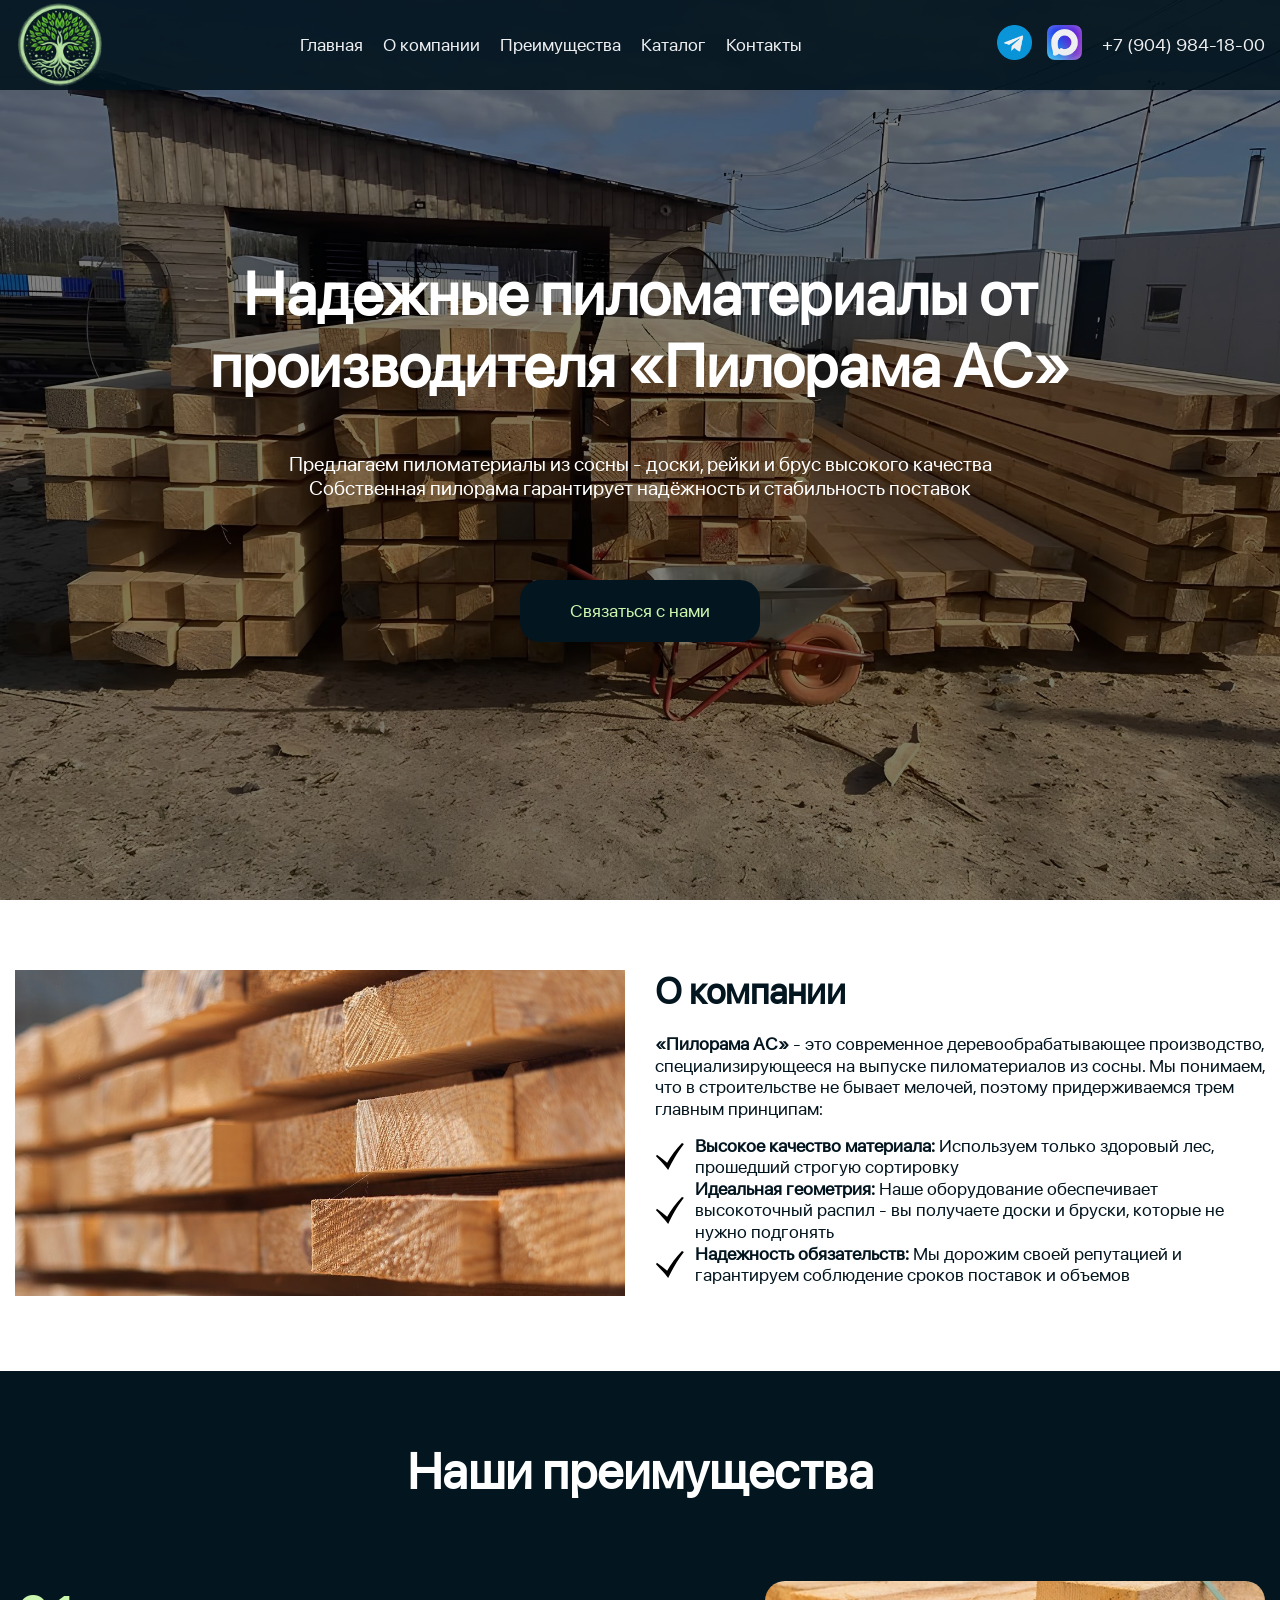
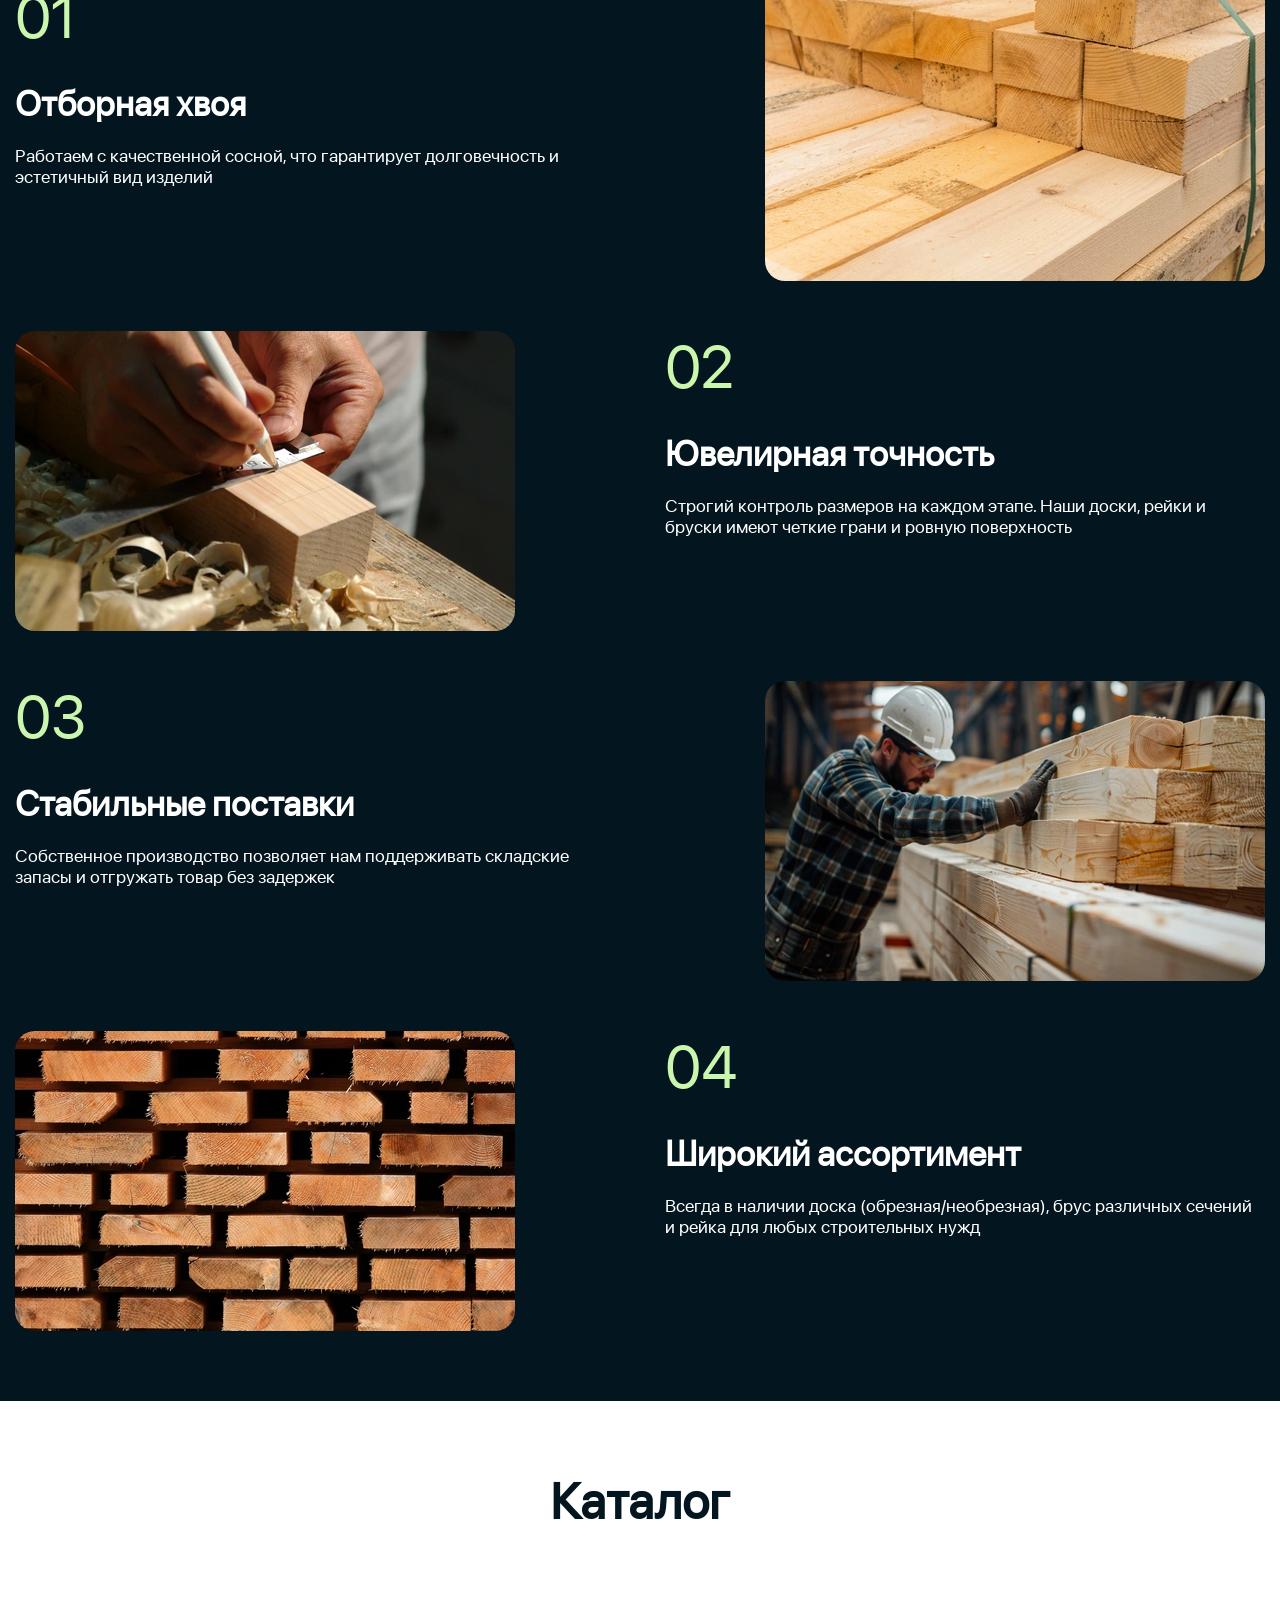
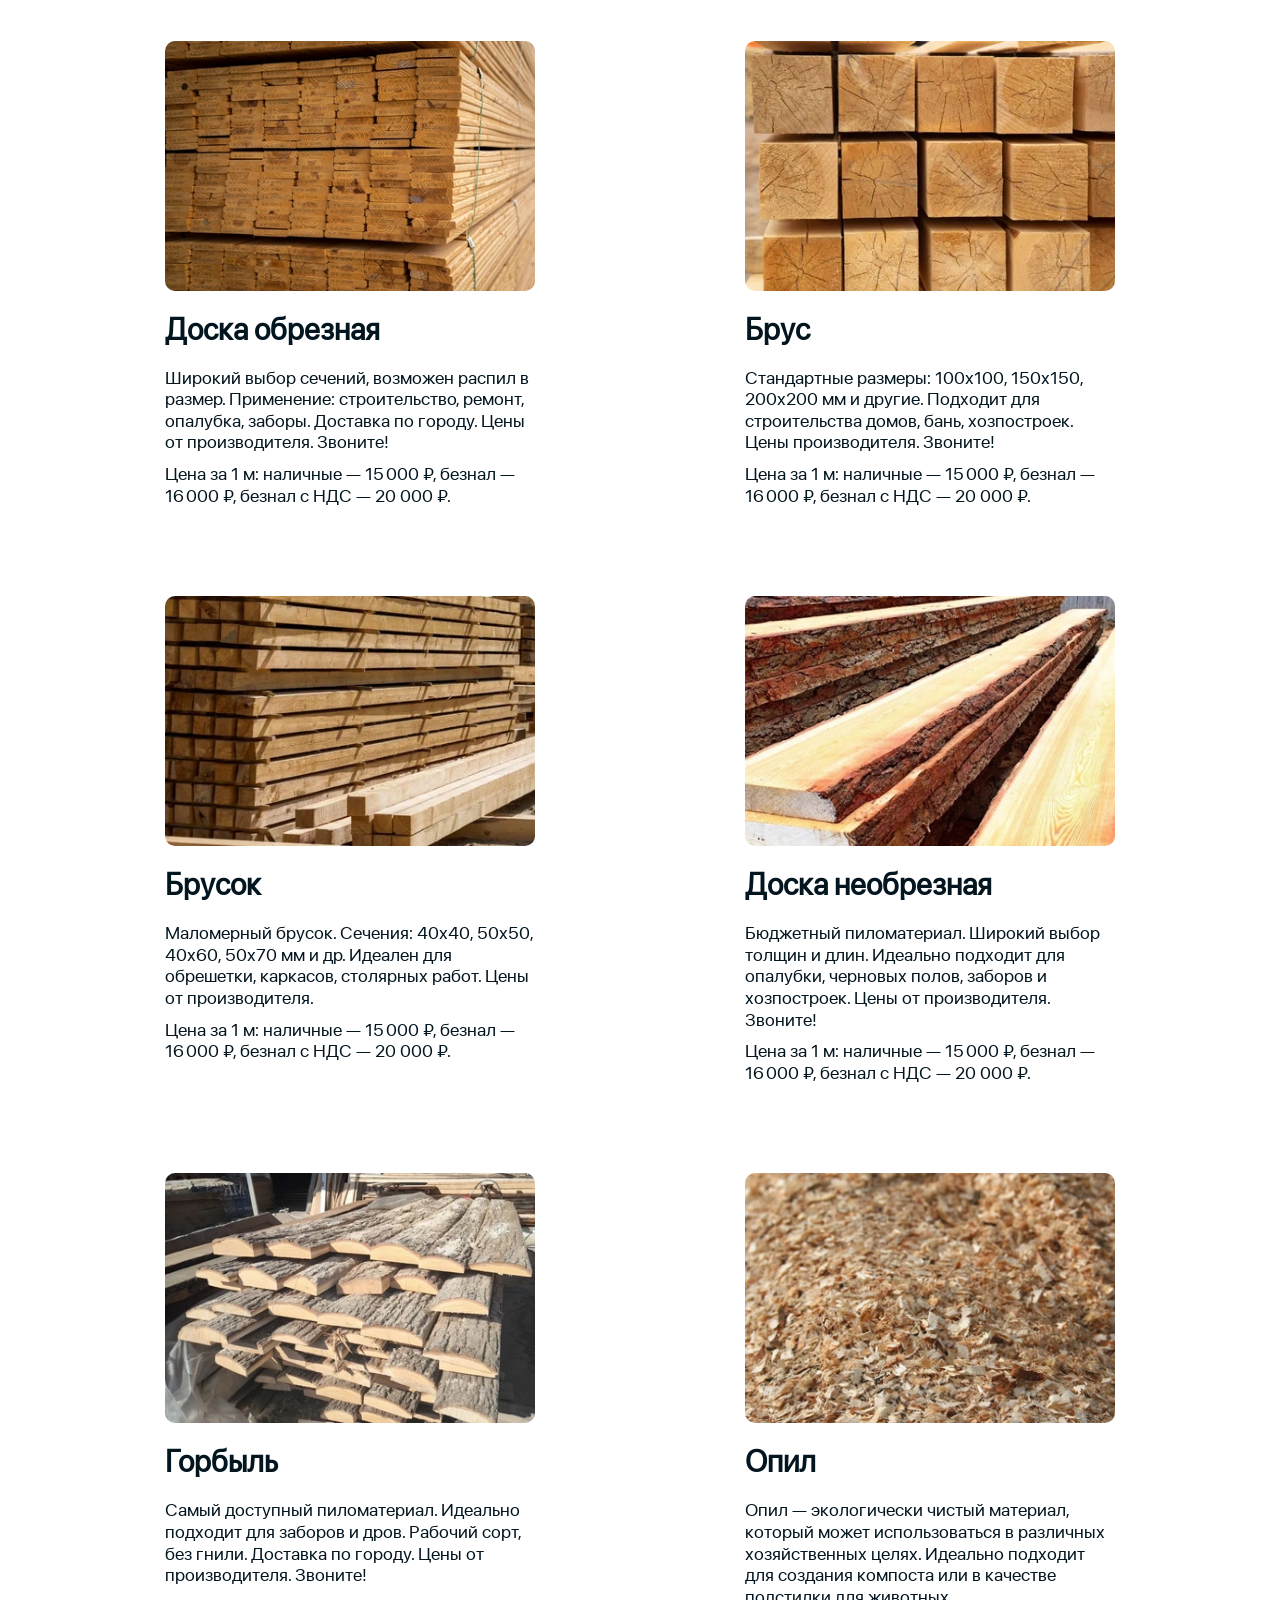
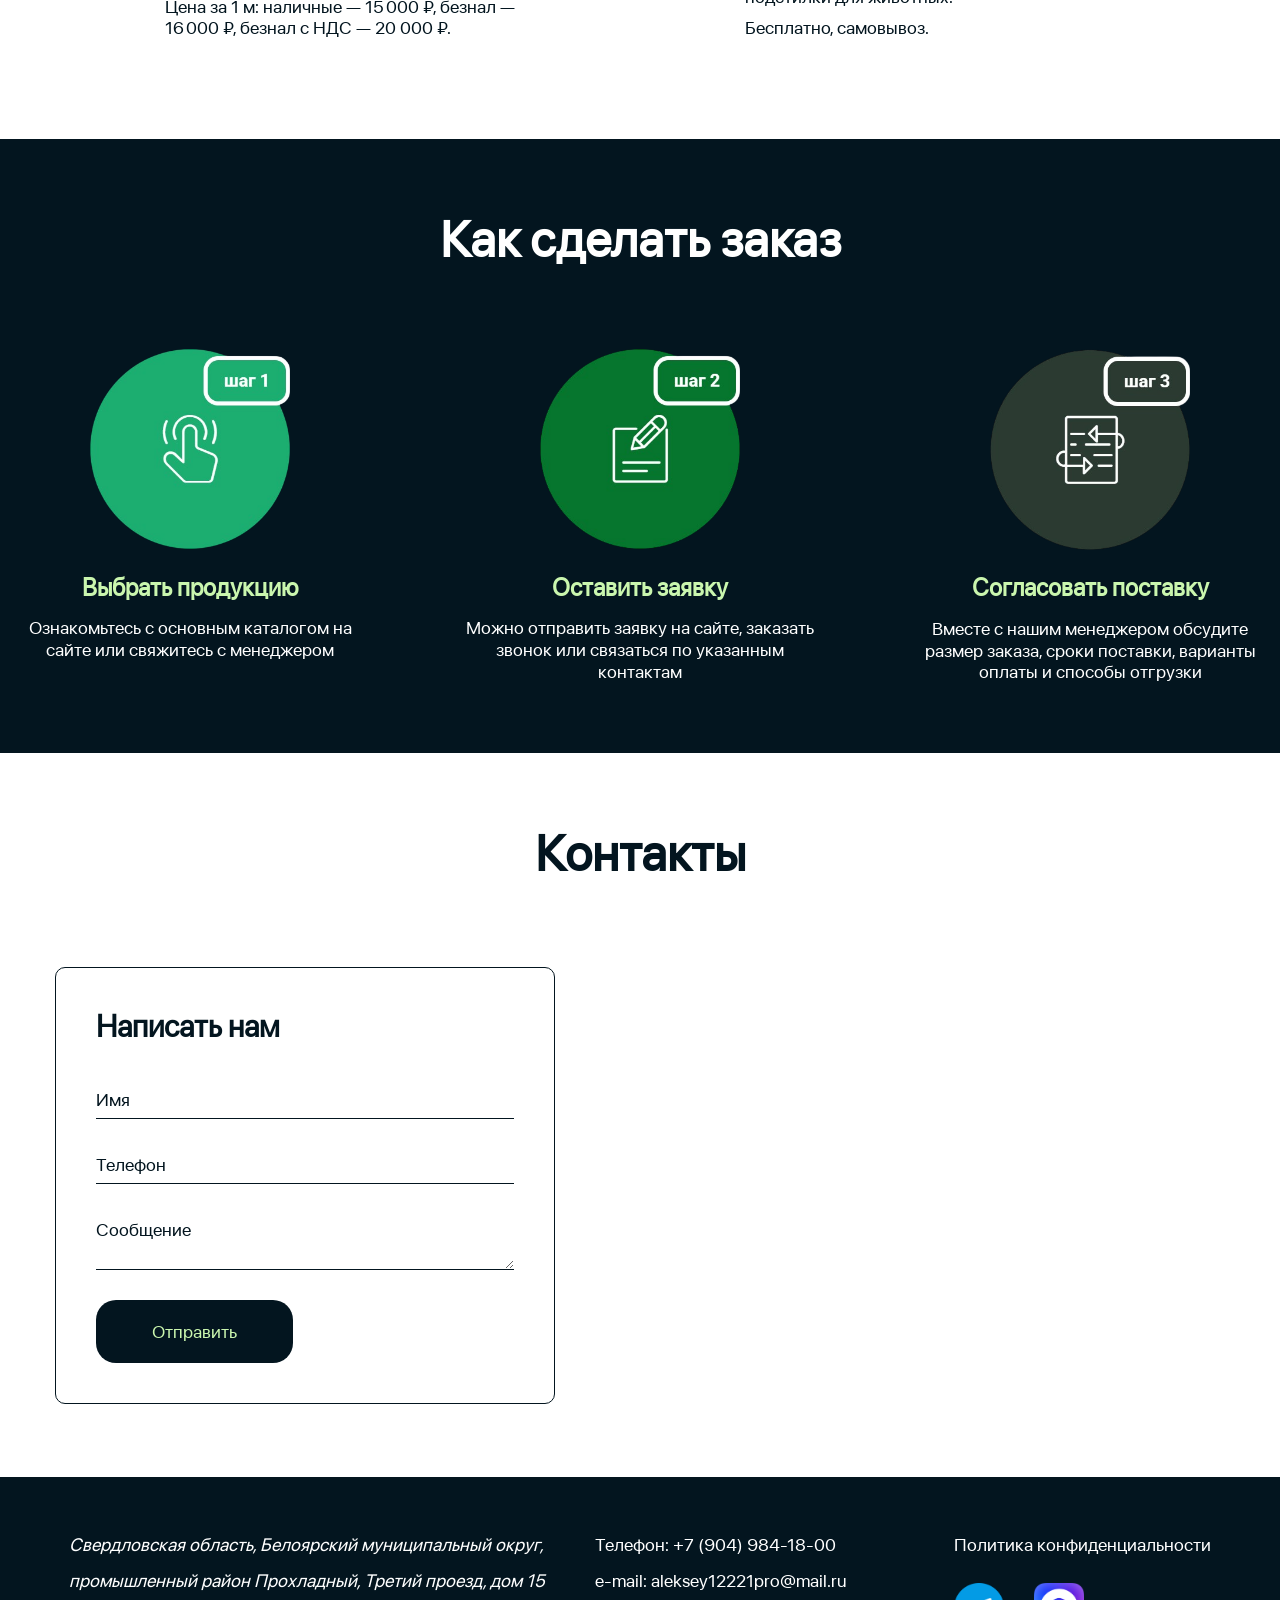
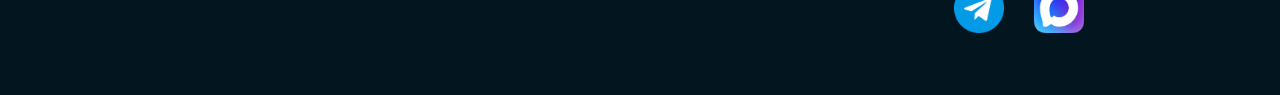
<file: index.html>
<!DOCTYPE html>
<html lang="en">

<head>
  <meta charset="UTF-8">
  <meta name="viewport" content="width=device-width, initial-scale=1.0">
  <meta http-equiv="X-UA-Compatible" content="ie=edge">
  <title>pila</title>
  <link rel="stylesheet" href="css/reset.css">
  <link rel="stylesheet" href="css/style.css">
  <link rel="icon" type="image/x-icon" href="./images/favicons/favicon.png">
  <link rel="apple-touch-icon" sizes="180x180" href="./images/favicons/favicon.png">
</head>

<body>

  <header class="header">
    <div class="container">
      <div class="header__wrapper">
        <a class="header__logo" href="#hero">
          <img src="./images/logo.png" alt="logo">
        </a>
        <button class="burger">
          <span></span>
          <span></span>
          <span></span>
        </button>
        <nav class="menu">
          <ul class="menu__list">
            <li class="menu__list-item">
              <a href="#hero">Главная</a>
            </li>
            <li class="menu__list-item">
              <a href="#about">О компании</a>
            </li>
            <li class="menu__list-item">
              <a href="#advantages">Преимущества</a>
            </li>
            <li class="menu__list-item">
              <a href="#catalog">Каталог</a>
            </li>
            <li class="menu__list-item">
              <a href="#contacts">Контакты</a>
            </li>
          </ul>
        </nav>
        <div class="header__contacts">
          <div class="header__soc">
            <a class="header__soc-tel" href="#!">
              <img src="./images/telegram.png" alt="telegram">
            </a>
            <a class="header__soc-max" href="#!">
              <img src="./images/max.webp" alt="max">
            </a>
          </div>
          <a href="tel:+79049841800">+7 (904) 984-18-00</a>
        </div>
      </div>
    </div>
  </header>

  <main class="main">
    <section class="hero" id="hero">
      <div class="container">
        <div class="hero__wrapper">
          <h1 class="hero__title">Надежные пиломатериалы от производителя «Пилорама АС»</h1>
          <p class="hero_subtitle">Предлагаем пиломатериалы из сосны - доски, рейки и брус высокого
            качества<br>Собственная пилорама гарантирует надёжность и стабильность поставок</p>
          <a class="btn" href="#!">Связаться с нами</a>
        </div>
      </div>
    </section>
    <section class="about section" id="about">
      <div class="container">
        <div class="about__wrapper">
          <div class="about__img">
            <img src="./images/about/about-1.jpg" alt="about">
          </div>
          <div class="about__info">
            <h2 class="about__info-title">О компании</h2>
            <div class="about__info-text">
              <h3><span>«Пилорама АС»</span> - это современное деревообрабатывающее производство, специализирующееся на
                выпуске
                пиломатериалов из сосны. Мы понимаем, что в строительстве не бывает мелочей, поэтому придерживаемся трем
                главным принципам:</h3>
              <div class="about__info-text_adv">
                <img src="./images/check-mark.svg" alt="check">
                <p>
                  <span>Высокое качество материала:</span> Используем только здоровый лес, прошедший строгую
                  сортировку
                </p>
              </div>
              <div class="about__info-text_adv">
                <img src="./images/check-mark.svg" alt="check">
                <p>
                  <span>Идеальная геометрия:</span> Наше оборудование обеспечивает высокоточный распил - вы получаете
                  доски и бруски, которые не нужно подгонять
                </p>
              </div>
              <div class="about__info-text_adv">
                <img src="./images/check-mark.svg" alt="check">
                <p>
                  <span>Надежность обязательств:</span> Мы дорожим своей репутацией и гарантируем соблюдение сроков
                  поставок и объемов
                </p>
              </div>
            </div>
          </div>
        </div>
      </div>
    </section>
    <section class="advantages section" id="advantages">
      <div class="container">
        <div class="advantages__wrapper">
          <h2 class="advantages__title title-2">Наши преимущества</h2>
          <div class="advantages__list">

            <div class="advantages__item">
              <div class="advantages__item-info">
                <span>01</span>
                <h4 class="advantages__item-title">Отборная хвоя</h4>
                <p class="advantages__item-text">Работаем с качественной сосной, что гарантирует долговечность и
                  эстетичный вид изделий</p>
              </div>
              <div class="advantages__item-img">
                <img src="./images/advantages/advantages-1.webp" alt="advantages">
              </div>
            </div>

            <div class="advantages__item">
              <div class="advantages__item-img">
                <img src="./images/advantages/advantages-2.webp" alt="advantages">
              </div>
              <div class="advantages__item-info">
                <span>02</span>
                <h4 class="advantages__item-title">Ювелирная точность</h4>
                <p class="advantages__item-text">Строгий контроль размеров на каждом этапе. Наши доски, рейки и бруски
                  имеют четкие грани и ровную поверхность</p>
              </div>
            </div>

            <div class="advantages__item">
              <div class="advantages__item-info">
                <span>03</span>
                <h4 class="advantages__item-title">Стабильные поставки</h4>
                <p class="advantages__item-text">Собственное производство позволяет нам поддерживать складские запасы и
                  отгружать товар без задержек</p>
              </div>
              <div class="advantages__item-img">
                <img src="./images/advantages/advantages-3.webp" alt="advantages">
              </div>
            </div>


            <div class="advantages__item">
              <div class="advantages__item-img">
                <img src="./images/advantages/advantages-4.webp" alt="advantages">
              </div>
              <div class="advantages__item-info">
                <span>04</span>
                <h4 class="advantages__item-title">Широкий ассортимент</h4>
                <p class="advantages__item-text">Всегда в наличии доска (обрезная/необрезная), брус различных сечений и
                  рейка для любых строительных нужд</p>
              </div>
            </div>

          </div>
        </div>
      </div>
    </section>
    <section class="catalog section" id="catalog">
      <div class="container">
        <div class="catalog__wrapper">
          <h2 class="catalog__title title-2">Каталог</h2>
          <div class="catalog__box">

            <div class="catalog__item">
              <div class="catalog__item-img">
                <img src="./images/catalog/catalog-1.webp" alt="plank">
              </div>
              <h4 class="catalog__item-title">Доска обрезная</h4>
              <p>
                Широкий выбор сечений, возможен распил в размер. Применение: строительство, ремонт, опалубка, заборы.
                Доставка по городу. Цены от производителя. Звоните!
              </p>
              <p>
                Цена за 1 м: наличные — 15 000 ₽, безнал — 16 000 ₽, безнал с НДС — 20 000 ₽.
              </p>
            </div>

            <div class="catalog__item">
              <div class="catalog__item-img">
                <img src="./images/catalog/catalog-2.webp" alt="plank">
              </div>
              <h4 class="catalog__item-title">Брус</h4>
              <p>
                Стандартные размеры: 100х100, 150х150, 200х200 мм и другие. Подходит для строительства домов, бань,
                хозпостроек. Цены производителя. Звоните!
              </p>
              <p>
                Цена за 1 м: наличные — 15 000 ₽, безнал — 16 000 ₽, безнал с НДС — 20 000 ₽.
              </p>
            </div>

            <div class="catalog__item">
              <div class="catalog__item-img">
                <img src="./images/catalog/catalog-3.webp" alt="plank">
              </div>
              <h4 class="catalog__item-title">Брусок</h4>
              <p>
                Маломерный брусок. Сечения: 40х40, 50х50, 40х60, 50х70 мм и др. Идеален для обрешетки, каркасов,
                столярных работ. Цены от производителя.
              </p>
              <p>
                Цена за 1 м: наличные — 15 000 ₽, безнал — 16 000 ₽, безнал с НДС — 20 000 ₽.
              </p>
            </div>

            <div class="catalog__item">
              <div class="catalog__item-img">
                <img src="./images/catalog/catalog-4.webp" alt="plank">
              </div>
              <h4 class="catalog__item-title">Доска необрезная</h4>
              <p>
                Бюджетный пиломатериал. Широкий выбор толщин и длин. Идеально подходит для опалубки, черновых полов,
                заборов и хозпостроек. Цены от производителя. Звоните!
              </p>
              <p>
                Цена за 1 м: наличные — 15 000 ₽, безнал — 16 000 ₽, безнал с НДС — 20 000 ₽.
              </p>
            </div>

            <div class="catalog__item">
              <div class="catalog__item-img">
                <img src="./images/catalog/catalog-5.webp" alt="plank">
              </div>
              <h4 class="catalog__item-title">Горбыль</h4>
              <p>
                Самый доступный пиломатериал. Идеально подходит для заборов и дров. Рабочий сорт, без гнили. Доставка по
                городу. Цены от производителя. Звоните!
              </p>
              <p>
                Цена за 1 м: наличные — 15 000 ₽, безнал — 16 000 ₽, безнал с НДС — 20 000 ₽.
              </p>
            </div>

            <div class="catalog__item">
              <div class="catalog__item-img">
                <img src="./images/catalog/catalog-6.webp" alt="plank">
              </div>
              <h4 class="catalog__item-title">Опил</h4>
              <p>
                Опил — экологически чистый материал, который может использоваться в различных хозяйственных целях.
                Идеально подходит для создания компоста или в качестве подстилки для животных.
              </p>
              <p>
                Бесплатно, самовывоз.
              </p>
            </div>


          </div>
        </div>
      </div>
    </section>
    <section class="order section">
      <div class="container">
        <div class="order__wrapper">
          <h2 class="order__title title-2">Как сделать заказ</h2>
          <div class="order__info">

            <div class="order__item">
              <img src="./images/order/order-1.png" alt="order">
              <h5 class="order__item-title">Выбрать продукцию</h5>
              <p>
                Ознакомьтесь с основным каталогом на сайте или свяжитесь с менеджером
              </p>
            </div>

            <div class="order__item">
              <img src="./images/order/order-2.png" alt="order">
              <h5 class="order__item-title">Оставить заявку</h5>
              <p>
                Можно отправить заявку на сайте, заказать звонок или связаться по указанным контактам
              </p>
            </div>

            <div class="order__item">
              <img src="./images/order/order-3.png" alt="order">
              <h5 class="order__item-title">Согласовать поставку</h5>
              <p>
                Вместе с нашим менеджером обсудите размер заказа, сроки поставки, варианты оплаты и способы отгрузки
              </p>
            </div>

          </div>
        </div>
      </div>
    </section>
    <section class="contacts section" id="contacts">
      <div class="container">
        <h2 class="contacts__title title-2">Контакты</h2>
        <div class="contacts__wrapper">
          <div class="contacts__info">
            <h3 class="contacts__info-title">Написать нам</h3>
            <form class="form" action="">
              <div class="form__group">
                <input class="input" type="text" placeholder="Имя" autocomplete="off" id="name">
              </div>
              <div class="form__group">
                <input class="input" type="number" placeholder="Телефон" autocomplete="off" id="phone">
              </div>
              <div class="form__group">
                <textarea class="textarea" name="message" id="message" placeholder="Сообщение"></textarea>
              </div>
              <div class="form__group-btn btn">
                <button class="button">Отправить</button>
              </div>
            </form>
          </div>
          <div class="contacts__map">
            <iframe
              src="https://yandex.ru/map-widget/v1/?um=constructor%3A42e61e667c62c8decd28ccb029b9b9766cb088a252a69cde8e53f7e2da69a603&amp;source=constructor"
              width="1000" height="720" frameborder="0"></iframe>
          </div>
        </div>
      </div>
    </section>
  </main>

  <footer class="footer">
    <div class="container">
      <div class="footer__wrapper">
        <div class="footer__contacts">
          <address class="footer__contacts-col">
            Свердловская область, Белоярский муниципальный округ,<br>промышленный район Прохладный, Третий проезд, дом
            15
          </address>
          <p class="footer__contacts-col">
            <a href="tel:+79049841800">Телефон: +7 (904) 984-18-00</a><br>
            <a href="mailto:aleksey12221pro@mail.ru">e-mail: aleksey12221pro@mail.ru</a>
          </p>
        </div>
        <div class="footer__copy">
          <a href="agreement.html" target="_blank">Политика конфиденциальности</a>
          <ul class="footer__socials">
            <li>
              <a href="#!">
                <img src="./images/telegram.png" alt="telegram">
              </a>
            </li>
            <li><a href="#!"><img src="./images/max.webp" alt="max"></a></li>
          </ul>
        </div>

      </div>
    </div>
  </footer>

  <script src="js/main.js"></script>
</body>

</html>
</file>
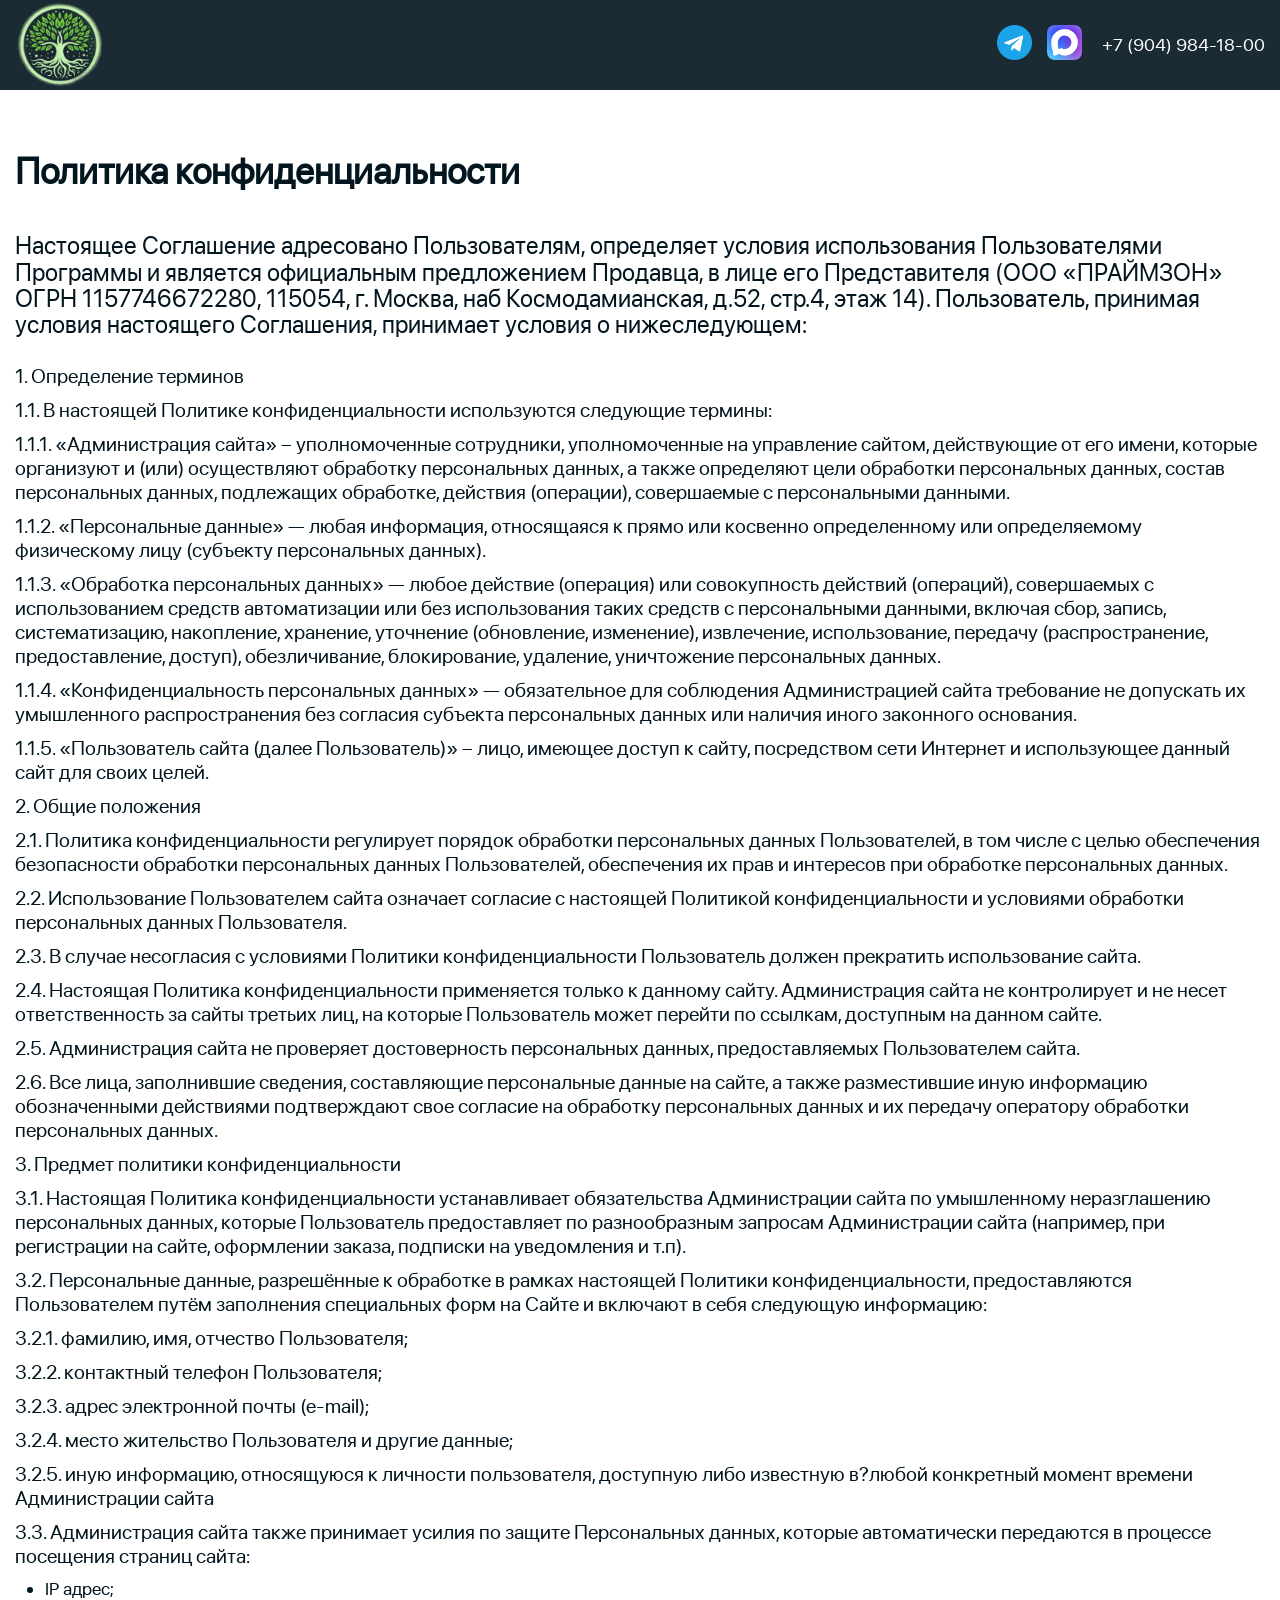
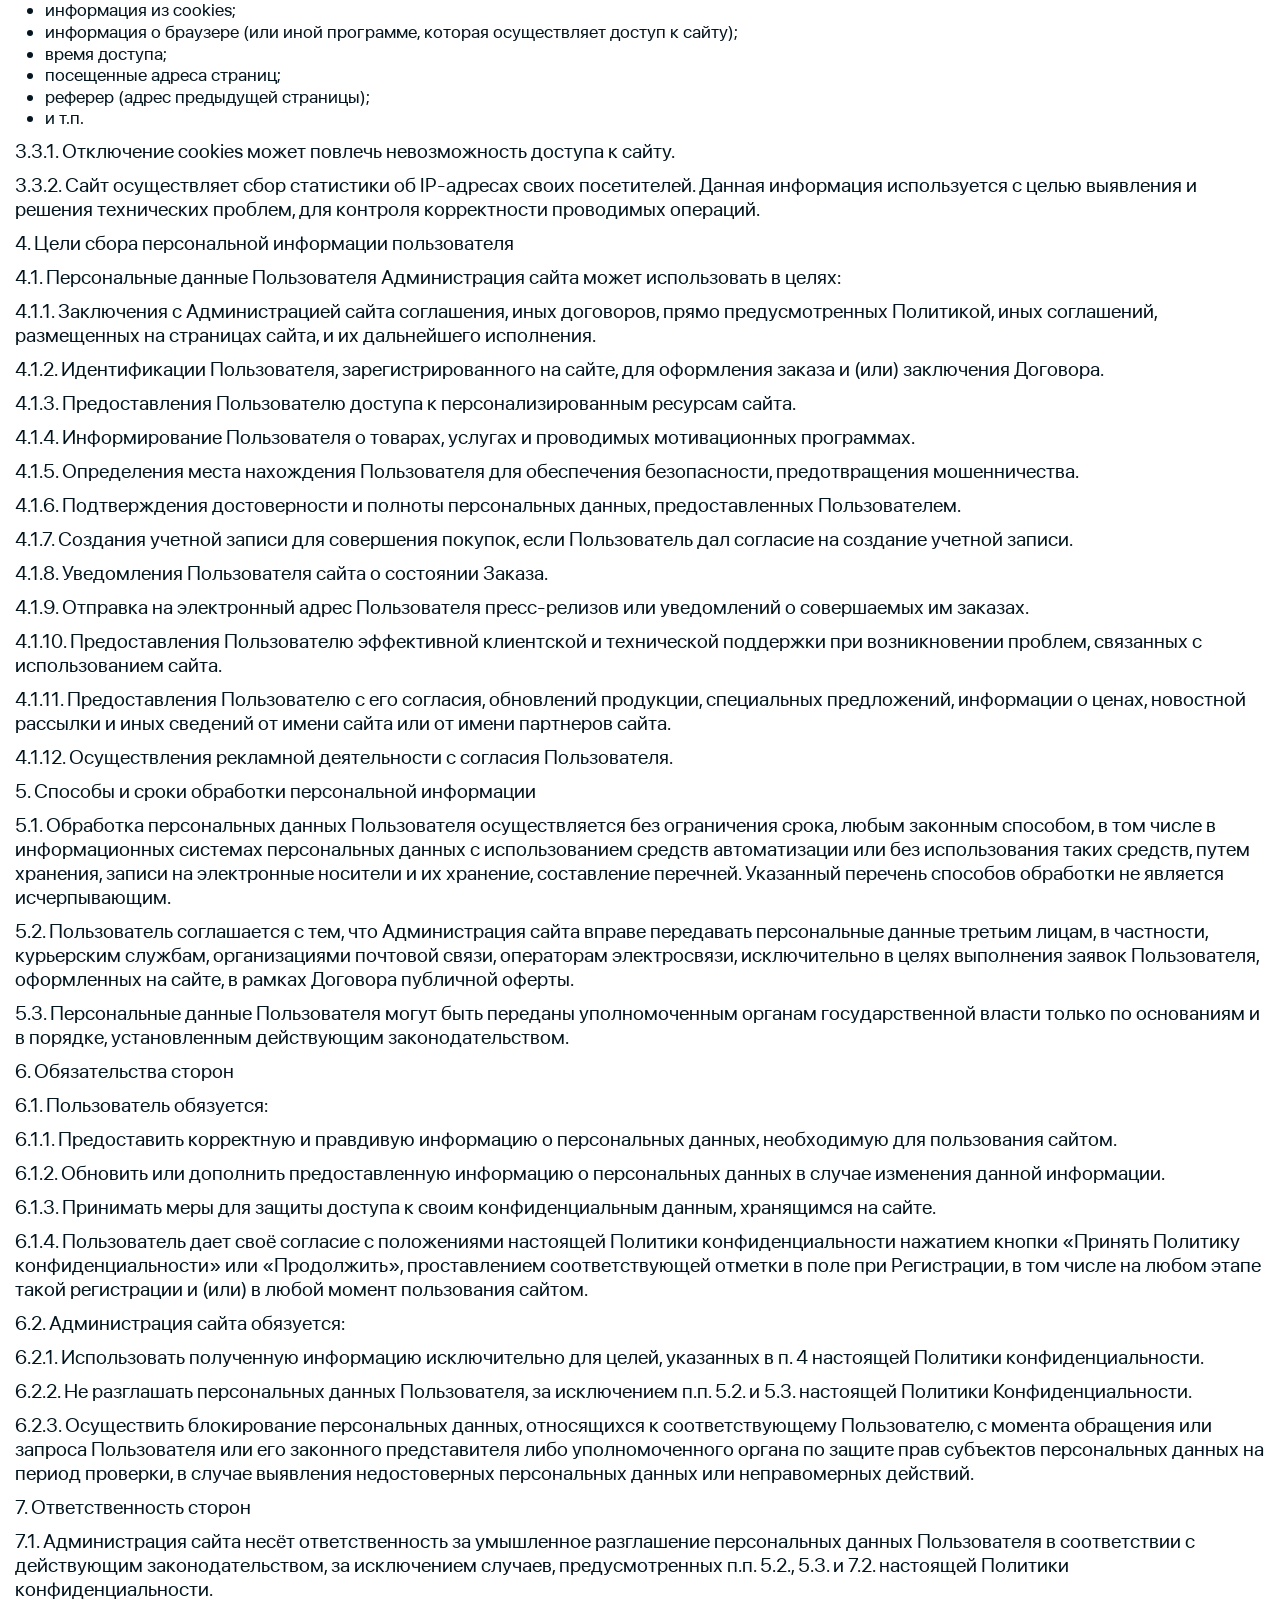
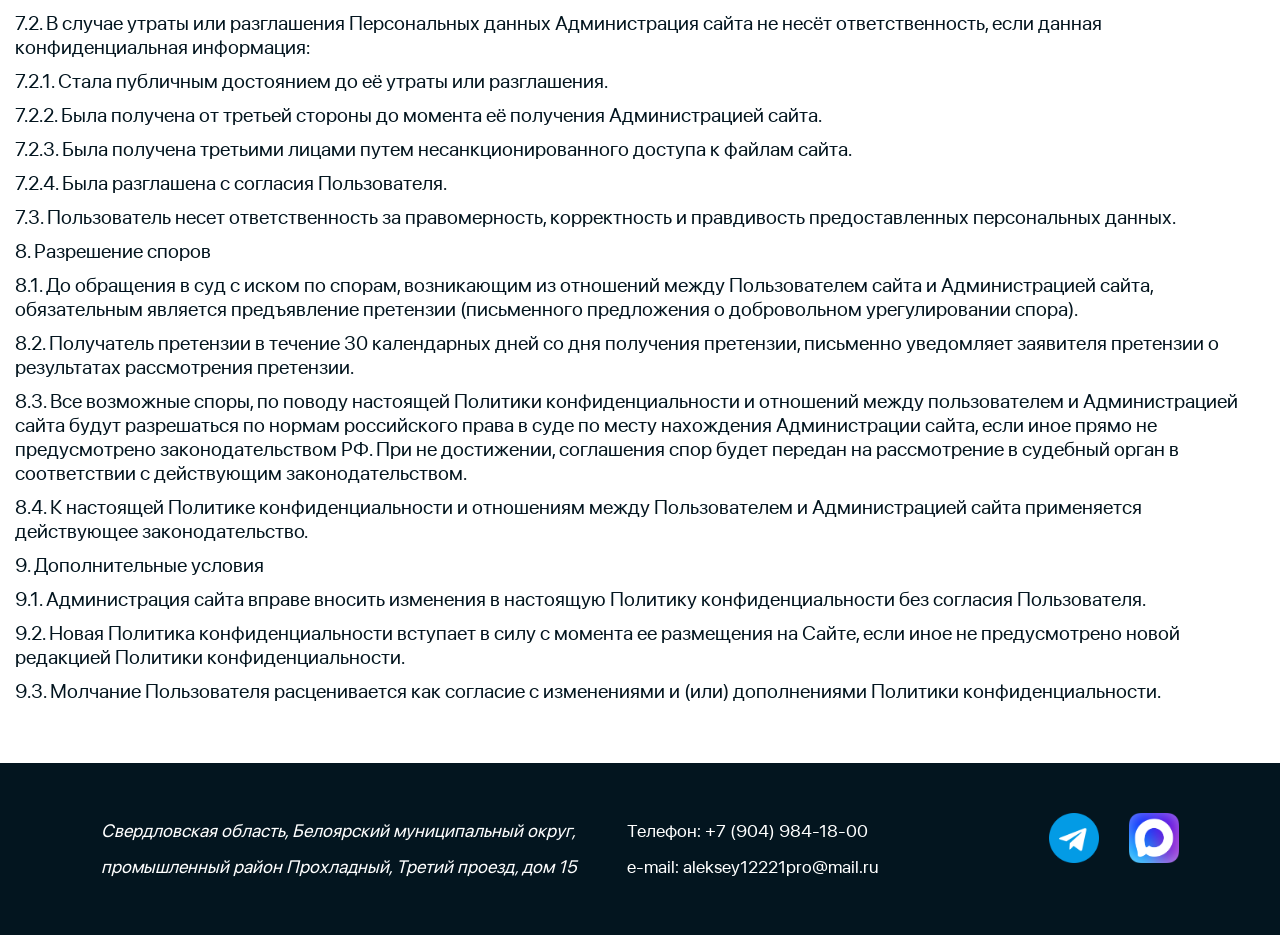
<file: agreement.html>
<!DOCTYPE html>
<html lang="en">

<head>
    <meta charset="UTF-8">
    <meta name="viewport" content="width=device-width, initial-scale=1.0">
    <title>Политика конфиденциальности</title>
    <link rel="stylesheet" href="css/reset.css">
    <link rel="stylesheet" href="css/style.css">
    <link rel="icon" type="image/x-icon" href="./images/favicons/favicon.png">
    <link rel="apple-touch-icon" sizes="180x180" href="./images/favicons/favicon.png">
</head>

<body>
    <header class="header">
        <div class="container">
            <div class="header__wrapper">
                <a class="header__logo" href="index.html" target="_blank">
                    <img src="./images/logo.png" alt="logo">
                </a>
                <div class="header__contacts">
                    <div class="header__soc">
                        <a class="header__soc-tel" href="#!">
                            <img src="./images/telegram.png" alt="telegram">
                        </a>
                        <a class="header__soc-max" href="#!">
                            <img src="./images/max.webp" alt="max">
                        </a>
                    </div>
                    <a href="tel:+79049841800">+7 (904) 984-18-00</a>
                </div>
            </div>
        </div>
    </header>

    <main>
        <section class="agreement">
            <div class="container">
                <h1 class="agreement__title">Политика конфиденциальности</h1>
                <p class="agreement__text">
                    Настоящее Соглашение адресовано Пользователям, определяет условия использования Пользователями
                    Программы и является официальным предложением Продавца, в лице его Представителя (ООО «ПРАЙМЗОН»
                    ОГРН 1157746672280, 115054, г. Москва, наб Космодамианская, д.52, стр.4, этаж 14). Пользователь,
                    принимая условия настоящего Соглашения, принимает условия о нижеследующем:
                </p>
                <div class="agreement__info">
                    <p>1. Определение терминов</p>
                    <p>1.1. В настоящей Политике конфиденциальности используются следующие термины:</p>
                    <p>1.1.1. «Администрация сайта» – уполномоченные сотрудники, уполномоченные на управление сайтом,
                        действующие от его имени, которые организуют и (или) осуществляют обработку персональных данных,
                        а также определяют цели обработки персональных данных, состав персональных данных, подлежащих
                        обработке, действия (операции), совершаемые с персональными данными.</p>
                    <p>1.1.2. «Персональные данные» — любая информация, относящаяся к прямо или косвенно определенному
                        или определяемому физическому лицу (субъекту персональных данных).</p>
                    <p>1.1.3. «Обработка персональных данных» — любое действие (операция) или совокупность действий
                        (операций), совершаемых с использованием средств автоматизации или без использования таких
                        средств с персональными данными, включая сбор, запись, систематизацию, накопление, хранение,
                        уточнение (обновление, изменение), извлечение, использование, передачу (распространение,
                        предоставление, доступ), обезличивание, блокирование, удаление, уничтожение персональных данных.
                    </p>
                    <p>1.1.4. «Конфиденциальность персональных данных» — обязательное для соблюдения Администрацией
                        сайта требование не допускать их умышленного распространения без согласия субъекта персональных
                        данных или наличия иного законного основания.</p>
                    <p>1.1.5. «Пользователь сайта (далее Пользователь)» – лицо, имеющее доступ к сайту, посредством сети
                        Интернет и использующее данный сайт для своих целей.</p>
                    <p>2. Общие положения</p>
                    <p>2.1. Политика конфиденциальности регулирует порядок обработки персональных данных Пользователей,
                        в том числе с целью обеспечения безопасности обработки персональных данных Пользователей,
                        обеспечения их прав и интересов при обработке персональных данных.</p>
                    <p>2.2. Использование Пользователем сайта означает согласие с настоящей Политикой конфиденциальности
                        и условиями обработки персональных данных Пользователя.</p>
                    <p>2.3. В случае несогласия с условиями Политики конфиденциальности Пользователь должен прекратить
                        использование сайта.</p>
                    <p>2.4. Настоящая Политика конфиденциальности применяется только к данному сайту. Администрация
                        сайта не контролирует и не несет ответственность за сайты третьих лиц, на которые Пользователь
                        может перейти по ссылкам, доступным на данном сайте.</p>
                    <p>2.5. Администрация сайта не проверяет достоверность персональных данных, предоставляемых
                        Пользователем сайта.</p>
                    <p>2.6. Все лица, заполнившие сведения, составляющие персональные данные на сайте, а также
                        разместившие иную информацию обозначенными действиями подтверждают свое согласие на обработку
                        персональных данных и их передачу оператору обработки персональных данных.</p>
                    <p>3. Предмет политики конфиденциальности</p>
                    <p>3.1. Настоящая Политика конфиденциальности устанавливает обязательства Администрации сайта по
                        умышленному неразглашению персональных данных, которые Пользователь предоставляет по
                        разнообразным запросам Администрации сайта (например, при регистрации на сайте, оформлении
                        заказа, подписки на уведомления и т.п).</p>
                    <p>3.2. Персональные данные, разрешённые к обработке в рамках настоящей Политики конфиденциальности,
                        предоставляются Пользователем путём заполнения специальных форм на Сайте и включают в себя
                        следующую информацию:</p>
                    <p>3.2.1. фамилию, имя, отчество Пользователя;</p>
                    <p>3.2.2. контактный телефон Пользователя;</p>
                    <p>3.2.3. адрес электронной почты (e-mail);</p>
                    <p>3.2.4. место жительство Пользователя и другие данные;</p>
                    <p>3.2.5. иную информацию, относящуюся к личности пользователя, доступную либо известную в?любой
                        конкретный момент времени Администрации сайта</p>
                    <p>3.3. Администрация сайта также принимает усилия по защите Персональных данных, которые
                        автоматически передаются в процессе посещения страниц сайта:</p>
                    <ul>
                        <li>IP адрес;</li>
                        <li>информация из cookies;</li>
                        <li>информация о браузере (или иной программе, которая осуществляет доступ к сайту);</li>
                        <li>время доступа;</li>
                        <li>посещенные адреса страниц;</li>
                        <li>реферер (адрес предыдущей страницы);</li>
                        <li>и т.п.</li>
                    </ul>
                    <p>3.3.1. Отключение cookies может повлечь невозможность доступа к сайту.</p>
                    <p>3.3.2. Сайт осуществляет сбор статистики об IP-адресах своих посетителей. Данная информация
                        используется с целью выявления и решения технических проблем, для контроля корректности
                        проводимых операций.</p>
                    <p>4. Цели сбора персональной информации пользователя</p>
                    <p>4.1. Персональные данные Пользователя Администрация сайта может использовать в целях:</p>
                    <p>4.1.1. Заключения с Администрацией сайта соглашения, иных договоров, прямо предусмотренных
                        Политикой, иных соглашений, размещенных на страницах сайта, и их дальнейшего исполнения.</p>
                    <p>4.1.2. Идентификации Пользователя, зарегистрированного на сайте, для оформления заказа и (или)
                        заключения Договора.</p>
                    <p>4.1.3. Предоставления Пользователю доступа к персонализированным ресурсам сайта.</p>
                    <p>4.1.4. Информирование Пользователя о товарах, услугах и проводимых мотивационных программах.</p>
                    <p>4.1.5. Определения места нахождения Пользователя для обеспечения безопасности, предотвращения
                        мошенничества.</p>
                    <p>4.1.6. Подтверждения достоверности и полноты персональных данных, предоставленных Пользователем.
                    </p>
                    <p>4.1.7. Создания учетной записи для совершения покупок, если Пользователь дал согласие на создание
                        учетной записи.</p>
                    <p>4.1.8. Уведомления Пользователя сайта о состоянии Заказа.</p>
                    <p>4.1.9. Отправка на электронный адрес Пользователя пресс-релизов или уведомлений о совершаемых им
                        заказах.</p>
                    <p>4.1.10. Предоставления Пользователю эффективной клиентской и технической поддержки при
                        возникновении проблем, связанных с использованием сайта.</p>
                    <p>4.1.11. Предоставления Пользователю с его согласия, обновлений продукции, специальных
                        предложений, информации о ценах, новостной рассылки и иных сведений от имени сайта или от имени
                        партнеров сайта.</p>
                    <p>4.1.12. Осуществления рекламной деятельности с согласия Пользователя.</p>
                    <p>5. Способы и сроки обработки персональной информации</p>
                    <p>5.1. Обработка персональных данных Пользователя осуществляется без ограничения срока, любым
                        законным способом, в том числе в информационных системах персональных данных с использованием
                        средств автоматизации или без использования таких средств, путем хранения, записи на электронные
                        носители и их хранение, составление перечней. Указанный перечень способов обработки не является
                        исчерпывающим.</p>
                    <p>5.2. Пользователь соглашается с тем, что Администрация сайта вправе передавать персональные
                        данные третьим лицам, в частности, курьерским службам, организациями почтовой связи, операторам
                        электросвязи, исключительно в целях выполнения заявок Пользователя, оформленных на сайте, в
                        рамках Договора публичной оферты.</p>
                    <p>5.3. Персональные данные Пользователя могут быть переданы уполномоченным органам государственной
                        власти только по основаниям и в порядке, установленным действующим законодательством.</p>
                    <p>6. Обязательства сторон</p>
                    <p>6.1. Пользователь обязуется:</p>
                    <p>6.1.1. Предоставить корректную и правдивую информацию о персональных данных, необходимую для
                        пользования сайтом.</p>
                    <p>6.1.2. Обновить или дополнить предоставленную информацию о персональных данных в случае изменения
                        данной информации.</p>
                    <p>6.1.3. Принимать меры для защиты доступа к своим конфиденциальным данным, хранящимся на сайте.
                    </p>
                    <p>6.1.4. Пользователь дает своё согласие с положениями настоящей Политики конфиденциальности
                        нажатием кнопки «Принять Политику конфиденциальности» или «Продолжить», проставлением
                        соответствующей отметки в поле при Регистрации, в том числе на любом этапе такой регистрации и
                        (или) в любой момент пользования сайтом.</p>
                    <p>6.2. Администрация сайта обязуется:</p>
                    <p>6.2.1. Использовать полученную информацию исключительно для целей, указанных в п. 4 настоящей
                        Политики конфиденциальности.</p>
                    <p>6.2.2. Не разглашать персональных данных Пользователя, за исключением п.п. 5.2. и 5.3. настоящей
                        Политики Конфиденциальности.</p>
                    <p>6.2.3. Осуществить блокирование персональных данных, относящихся к соответствующему Пользователю,
                        с момента обращения или запроса Пользователя или его законного представителя либо
                        уполномоченного органа по защите прав субъектов персональных данных на период проверки, в случае
                        выявления недостоверных персональных данных или неправомерных действий.</p>
                    <p>7. Ответственность сторон</p>
                    <p>7.1. Администрация сайта несёт ответственность за умышленное разглашение персональных данных
                        Пользователя в соответствии с действующим законодательством, за исключением случаев,
                        предусмотренных п.п. 5.2., 5.3. и 7.2. настоящей Политики конфиденциальности.</p>
                    <p>7.2. В случае утраты или разглашения Персональных данных Администрация сайта не несёт
                        ответственность, если данная конфиденциальная информация:</p>
                    <p>7.2.1. Стала публичным достоянием до её утраты или разглашения.</p>
                    <p>7.2.2. Была получена от третьей стороны до момента её получения Администрацией сайта.</p>
                    <p>7.2.3. Была получена третьими лицами путем несанкционированного доступа к файлам сайта.</p>
                    <p>7.2.4. Была разглашена с согласия Пользователя.</p>
                    <p>7.3. Пользователь несет ответственность за правомерность, корректность и правдивость
                        предоставленных персональных данных.</p>
                    <p>8. Разрешение споров</p>
                    <p>8.1. До обращения в суд с иском по спорам, возникающим из отношений между Пользователем сайта и
                        Администрацией сайта, обязательным является предъявление претензии (письменного предложения о
                        добровольном урегулировании спора).</p>
                    <p>8.2. Получатель претензии в течение 30 календарных дней со дня получения претензии, письменно
                        уведомляет заявителя претензии о результатах рассмотрения претензии.</p>
                    <p>8.3. Все возможные споры, по поводу настоящей Политики конфиденциальности и отношений между
                        пользователем и Администрацией сайта будут разрешаться по нормам российского права в суде по
                        месту нахождения Администрации сайта, если иное прямо не предусмотрено законодательством РФ. При
                        не достижении, соглашения спор будет передан на рассмотрение в судебный орган в соответствии с
                        действующим законодательством.</p>
                    <p>8.4. К настоящей Политике конфиденциальности и отношениям между Пользователем и Администрацией
                        сайта применяется действующее законодательство.</p>
                    <p>9. Дополнительные условия</p>
                    <p>9.1. Администрация сайта вправе вносить изменения в настоящую Политику конфиденциальности без
                        согласия Пользователя.</p>
                    <p>9.2. Новая Политика конфиденциальности вступает в силу с момента ее размещения на Сайте, если
                        иное не предусмотрено новой редакцией Политики конфиденциальности.</p>
                    <p>9.3. Молчание Пользователя расценивается как согласие с изменениями и (или) дополнениями Политики
                        конфиденциальности.</p>
                </div>
            </div>
        </section>
    </main>

    <footer class="footer section">
        <div class="container">
            <div class="footer__wrapper">
                <div class="footer__contacts">
                    <address class="footer__contacts-col">
                        Свердловская область, Белоярский муниципальный округ,<br>промышленный район Прохладный, Третий
                        проезд, дом
                        15
                    </address>
                    <p class="footer__contacts-col">
                        <a href="tel:+79049841800">Телефон: +7 (904) 984-18-00</a><br>
                        <a href="mailto:aleksey12221pro@mail.ru">e-mail: aleksey12221pro@mail.ru</a>
                    </p>
                </div>
                <div class="footer__copy">
                    <ul class="footer__socials">
                        <li>
                            <a href="#!">
                                <img src="./images/telegram.png" alt="telegram">
                            </a>
                        </li>
                        <li><a href="#!"><img src="./images/max.webp" alt="max"></a></li>
                    </ul>
                </div>

            </div>
        </div>
    </footer>

    <script src="js/main.js"></script>

</body>

</html>
</file>
<file: css/style.css>
@font-face {
    font-family: "SF Pro Display";
    src: url('./../fonts/sf-pro-display_regular.woff2');
}

html {
    box-sizing: border-box;
    scroll-behavior: smooth;
    scroll-padding-top: 100px;
}

*,
*::after,
*::before {
    box-sizing: inherit;
    border: none;
}

:root {
    --main: #caf6ae;
    --accent: #03151f;
    --secondary: #154e27;
    --item: #f6f6f6;
}

body {
    font-family: "SF Pro Display", sans-serif;
    font-size: 18px;
    color: #fff;
    font-weight: 400;
    line-height: 1.2;
}

a {
    color: inherit;
    text-decoration: none;
    display: inline-block;
}

button {
    cursor: pointer;
}

input,
textarea,
button,
select {
    font-family: inherit;
    font-size: inherit;
    color: inherit;
    background-color: transparent;
}

li {
    list-style-type: none;
}

.container {
    margin: 0 auto;
    padding: 0 15px;
    max-width: 1400px;
    width: 100%;
}

.section {
    padding: 70px 0;
}

.title-2 {
    margin-bottom: 80px;
    font-size: 50px;
    text-align: center;
}

.btn {
    margin-left: auto;
    margin-right: auto;
    padding: 20px 50px;
    border-radius: 20px;
    background-color: var(--accent);
    color: var(--main);

    transition: all .2s ease-in;
}

.btn:hover {
    background-color: var(--main);
    color: var(--accent);
}

.no-scroll {
    overflow-y: hidden;
}

.header {
    position: fixed;
    background-color: var(--accent);
    max-height: 100px;
    width: 100%;
    opacity: .9;
}

.header__wrapper {
    display: flex;
    justify-content: space-between;
    align-items: center;
    gap: 30px;
}

.header__logo {
    max-width: 90px;
    max-height: 90px;
}

.header__logo img {
    width: 100%;
}

.menu__list {
    display: flex;
    justify-content: space-between;
    align-items: center;
    gap: 20px;
}

.menu__list-item:hover {
    color: var(--main);
    transition: color .3s ease-in;
}

.header__contacts {
    display: flex;
    justify-content: space-between;
    align-items: center;
    gap: 20px;
}

.header__soc {
    display: flex;
    justify-content: space-between;
    align-items: center;
    gap: 15px;
}

.header__soc a {
    max-width: 35px;
}

.header__soc a img {
    width: 100%;
}

/* hero */

.hero {
    height: 100vh;
    background: linear-gradient(rgba(0, 0, 0, 0.5), rgba(0, 0, 0, 0.5)), url(./../images/bg.jpeg);
    background-repeat: no-repeat;
    background-size: cover;
    background-position: left top;

    display: flex;
    justify-content: center;
    align-items: center;
}

.hero__wrapper {
    margin: 0 auto;
    display: flex;
    flex-direction: column;
    text-align: center;
    gap: 50px;
    max-width: 900px;
}

.hero__title {
    font-weight: 700;
    font-size: 60px;
}

.hero_subtitle {
    margin-bottom: 30px;
    font-size: 20px;
}

.hero_btn:active {
    background-color: var(--main);
    color: var(--accent);
}

/* about */

.about__wrapper {
    display: grid;
    grid-template-columns: repeat(2, 1fr);
    gap: 30px;
}

.about__img img {
    width: 100%;
}

.about__info {
    color: var(--accent);
    line-height: 1.2;
}

.about__info-title {
    margin-bottom: 20px;
    font-size: 36px;
    color: var(--accent);
}

.about__info-text h3 {
    margin-bottom: 15px;
    font-weight: 400;
}

.about__info-text h3 span {
    font-weight: 700;
}

.about__info-text p+p {
    margin-top: 10px;
}

.about__info-text p span {
    font-weight: 700;
}

.about__info-text_adv {
    display: flex;
    gap: 10px;
}

.about__info-text_adv img {
    max-width: 30px;
}

.about__info-text p {
    user-select: none;
}



/* advantages */

.advantages {
    background-color: var(--accent);
}

.advantages__list {
    display: flex;
    flex-direction: column;
    gap: 50px;
}

.advantages__item {
    display: flex;
    justify-content: space-between;
    gap: 70px;
}

.advantages__item-info {
    display: flex;
    flex-direction: column;
    max-width: 600px;
}

.advantages__item span {
    display: block;
    margin-bottom: 30px;
    font-size: 60px;
    color: var(--main);
}

.advantages__item-title {
    margin-bottom: 20px;
    font-size: 35px;
}

.advantages__item-img {
    max-width: 500px;
    max-height: 300px;
}

.advantages__item-img img {
    width: 100%;
    height: 100%;
    border-radius: 20px;
    object-fit: cover;
}

/* catalog */

.catalog__title {
    color: var(--accent);
}

.catalog__box {
    display: flex;
    justify-content: space-evenly;
    flex-wrap: wrap;
    gap: 30px;
}

.catalog__item {
    flex-basis: 400px;
    padding: 30px;
    color: var(--accent);
}

.catalog__item p+p {
    margin-top: 10px;
}

.catalog__item-img {
    margin-bottom: 20px;
    width: 370px;
    height: 250px;
}

.catalog__item-img img {
    border-radius: 10px;
    width: 100%;
    height: 100%;
    object-fit: cover;
}

.catalog__item-title {
    color: var(--accent);
    margin-bottom: 20px;
    font-size: 30px;
}

/* order */

.order {
    background-color: var(--accent);
}

.order__info {
    display: flex;
    justify-content: space-between;
    gap: 20px;
}

.order__item {
    flex-basis: 350px;
    text-align: center;
}

.order__item img {
    max-width: 200px;
    margin-bottom: 20px;
}

.order__item-title {
    margin-bottom: 15px;
    color: var(--main);
    font-size: 24px;
}

/* contacts */

.contacts {
    display: flex;
    justify-content: center;
    align-items: center;
    background-repeat: no-repeat;
    background-size: cover;
    background-position: center;
}

.contacts__title {
    color: var(--accent);
}

.contacts__wrapper {
    display: flex;
    justify-content: space-evenly;
    align-items: center;
    gap: 30px;
}

.contacts__info {
    width: 500px;
    border: solid 1px var(--accent);
    border-radius: 10px;
    padding: 40px;
}

.contacts__info-title {
    margin-bottom: 40px;
    font-size: 30px;
    color: var(--accent);
}

.form {
    display: grid;
    gap: 30px;
}

.label {
    display: block;
    font-weight: 700;
    font-size: 20px;
    color: var(--accent);
}

.input {
    color: var(--accent);
    width: 100%;
    display: block;
    padding: 5px 0 8px;
    border-bottom: 1px solid var(--accent);
}

.input::placeholder {
    color: var(--accent);
    font-weight: 200;
}

.form__group input:focus::placeholder {
    color: var(--secondary);
}

.form__group input:focus {
    outline: none;
}

.textarea {
    resize: vertical;
    width: 100%;
    display: block;
    padding: 5px 0 8px;
    border-bottom: 1px solid var(--accent);
    color: var(--accent);
}

.textarea::placeholder {
    color: var(--accent);
}

.textarea:focus {
    outline: none;
}

.form__group textarea:focus::placeholder {
    color: var(--secondary);
}

.form__group-btn {
    margin-left: 0px;
    cursor: pointer;
}

.contacts__map iframe {
    max-height: 440px;
    max-width: 600px;
    border-radius: 10px;
}

/* footer */

.footer {
    padding: 50px 0;
    background-color: var(--accent);
}

.footer__wrapper {
    display: flex;
    justify-content: space-around;
}

.footer__copy {
    line-height: 2;
    display: flex;
    flex-direction: column;
    gap: 20px;
}

.footer__socials {
    display: flex;
    gap: 20px 30px;
    align-items: center;
}

.footer__socials li a {
    max-width: 50px;
}

.footer__socials li a img {
    width: 100%;
}

.footer__contacts {
    display: flex;
    gap: 20px 50px;

    font-size: 14px;
    line-height: 2;
}

.footer__contacts-col {
    font-size: 18px;
}

.footer__contacts-col a {
    transition: all .2s ease-in;
}

/* agreement */

.agreement {
    padding-top: 150px;
    padding-bottom: 60px;
    color: var(--accent);
}

.agreement__title {
    margin-bottom: 40px;
    font-size: 36px;
}

.agreement__text {
    margin-bottom: 25px;
    font-size: 24px;
    line-height: 1.1;
}

.agreement__info p {
    font-size: 20px;
}

.agreement__info p+p {
    margin-top: 10px;
}

.agreement__info ul {
    padding-left: 30px;
    margin: 10px 0;
}

.agreement__info ul li {
    list-style-type: disc;
}











.burger {
    display: none;
    width: 30px;
    height: auto;
    background-color: transparent;
    flex-direction: column;
    justify-content: space-between;
    gap: 6px;
}

.burger span {
    width: 100%;
    height: 1px;
    background-color: var(--main);
    transition: transform .5s, opacity .5s, background-color .5s;
}

.burger.burger--open span:nth-child(1) {
    transform: translateY(8px) rotate(135deg);
    background-color: var(--main);
}

.burger.burger--open span:nth-child(2) {
    opacity: 0;
    transform: translateX(-150%);
    background-color: var(--main);
}

.burger.burger--open span:nth-child(3) {
    transform: translateY(-6px) rotate(-135deg);
    background-color: var(--main);
}



@media (max-width: 1200px) {
    .contacts__wrapper {
        flex-direction: column;
    }

    .contacts__info {
        width: 700px;
    }

    .contacts__map iframe {
        max-width: 700px;
    }

    .footer__contacts {
        flex-direction: column;
    }
}

@media (max-width: 1000px) {
    .burger {
        order: 1;
        position: relative;
        z-index: 101;
        display: flex;
    }

    .menu__list {
        flex-direction: column;
        position: absolute;
        width: 100%;
        top: 0;
        left: 0;
        right: 0;
        background-color: #000;
        padding: 50px;
        transform: translateY(-115%);
        transition: transform .5s ease;
        z-index: 50;
    }

    .menu__list.menu__list--open {
        transform: translateY(0%);
        height: 100vh;
        justify-content: flex-start;
        gap: 30px;
        font-size: 25px;
        z-index: 50;
    }

    .about__wrapper {
        display: flex;
    }

    .about__img {
        display: none;
    }

    .advantages__item {
        gap: 50px;
    }

    .advantages__item-info {
        max-width: 500px;
    }
}

@media (max-width: 940px) {
    .catalog__item {
        max-width: 300px;
        padding: 0;
    }

    .catalog__item-img {
        width: auto;
        height: auto;
    }

    .catalog__item-title,
    .order__item-title {
        font-size: 26px;
        margin-bottom: 14px;
    }

    .catalog__item p,
    .order__item p {
        font-size: 18px;
    }

    .catalog__item p+p {
        margin-top: 6px;
    }

    .order__info {
        flex-wrap: wrap;
        justify-content: center;
        gap: 30px;
    }

    .footer__wrapper {
        flex-direction: column;
        gap: 30px;
        text-align: center;
        align-items: center;
    }

    .footer__contacts,
    .footer__copy {
        gap: 30px;
    }

    .footer__socials {
        justify-content: center;
    }
}

@media (max-width: 768px) {
    .header__logo {
        max-width: 70px;
        max-height: 70px;
    }

    .hero__title {
        font-size: 44px;
    }

    .hero__wrapper {
        gap: 30px;
        padding: 0 40px;
    }

    .about__info-title {
        font-size: 30px;
    }

    .about__info-text {
        font-size: 16px;
    }

    .section {
        padding: 50px 0;
    }

    .title-2 {
        font-size: 40px;
        margin-bottom: 50px;
    }

    .advantages__item span {
        margin-bottom: 10px;
        font-size: 40px;
    }

    .advantages__item-title {
        margin-bottom: 10px;
        font-size: 28px;
    }

    .advantages__item-text {
        font-size: 16px;
    }

    .advantages__item {
        gap: 40px;
    }

    .advantages__item-info {
        max-width: 350px;
    }

    .catalog__box {
        flex-direction: column;
        align-items: center;
        text-align: center;
    }

    .catalog__item {
        max-width: 470px;
    }

    .catalog__item-title,
    .order__item-title,
    .contacts__info-title,
    .agreement__title {
        font-size: 28px;
    }

    .agreement {
        padding-top: 120px;
    }

    .agreement__text {
        font-size: 22px;
    }

    .catalog__item p,
    .order__item p,
    .agreement__info p {
        font-size: 16px;
    }

    .catalog__item p+p {
        margin-top: 6px;
    }

    .contacts__info {
        width: 580px;
    }

    .contacts__map iframe {
        max-width: 580px;
    }
}

@media (max-width: 640px) {
    .advantages__list {
        align-items: center;
        text-align: center;
        gap: 30px;
    }

    .advantages__item {
        flex-direction: column;
        gap: 20px;
    }

    .advantages__item-img {
        align-self: center;
        max-width: 300px;
    }

    .title-2 {
        margin-bottom: 50px;
    }

    .section,
    .footer {
        padding: 30px 0;
    }

    .advantages__item .advantages__item-info {
        order: -1;
    }

    .contacts__info {
        padding: 30px;
        width: 480px;
    }

    .contacts__map iframe {
        max-width: 480px;
        max-height: 400px;
    }

    .footer__contacts-col {
        font-size: 16px;
    }

    .footer__socials li a {
        max-width: 40px;
    }

    .footer__contacts,
    .footer__copy,
    .footer__wrapper {
        gap: 20px;
    }
}


@media (max-width: 540px) {
    .header__wrapper {
        gap: 10px;
    }

    .header__contacts {
        font-size: 14px;
    }

    .header__soc a {
        max-width: 30px;
        max-height: 30px;
    }

    .header__logo {
        max-width: 50px;
        max-height: 50px;
    }

    .hero__title {
        font-size: 30px;
    }

    .hero__wrapper {
        gap: 20px;
    }

    .hero_subtitle {
        font-size: 16px;
    }

    .btn {
        padding: 10px 30px;
        font-size: 14px;
        border-radius: 10px;
    }

    .about__info-title {
        font-size: 26px;
    }

    .about__info-text {
        font-size: 14px;
    }

    .about__info-text_adv img {
        max-width: 20px;
    }

    .section {
        padding: 40px 0;
    }

    .hero__wrapper {
        padding: 0;
    }

    .advantages__item span {
        margin-bottom: 10px;
        font-size: 28px;
    }

    .advantages__item-title {
        margin-bottom: 10px;
        font-size: 24px;
    }

    .advantages__item-text {
        font-size: 14px;
    }

    .advantages__item {
        gap: 30px;
    }

    .advantages__item-info {
        max-width: 350px;
    }

    .title-2 {
        font-size: 30px;
        margin-bottom: 40px;
    }

    .catalog__item-title,
    .order__item-title,
    .contacts__info-title {
        font-size: 24px;
    }

    .catalog__item p,
    .order__item p {
        font-size: 14px;
    }

    .catalog__item p+p {
        margin-top: 6px;
    }

    .contacts__info {
        width: 360px;
    }

    .contacts__map iframe {
        max-width: 360px;
        max-height: 300px;
    }

    .contacts__info-title {
        margin-bottom: 20px;
    }

    .form {
        font-size: 16px;
    }
}

@media (max-width: 400px) {
    .contacts__info {
        width: 320px;
    }

    .contacts__map iframe {
        max-width: 320px;
        max-height: 300px;
    }
}

@media (max-width: 380px) {
    .header__soc a {
        max-width: 25px;
        max-height: 25px;
    }
}
</file>
